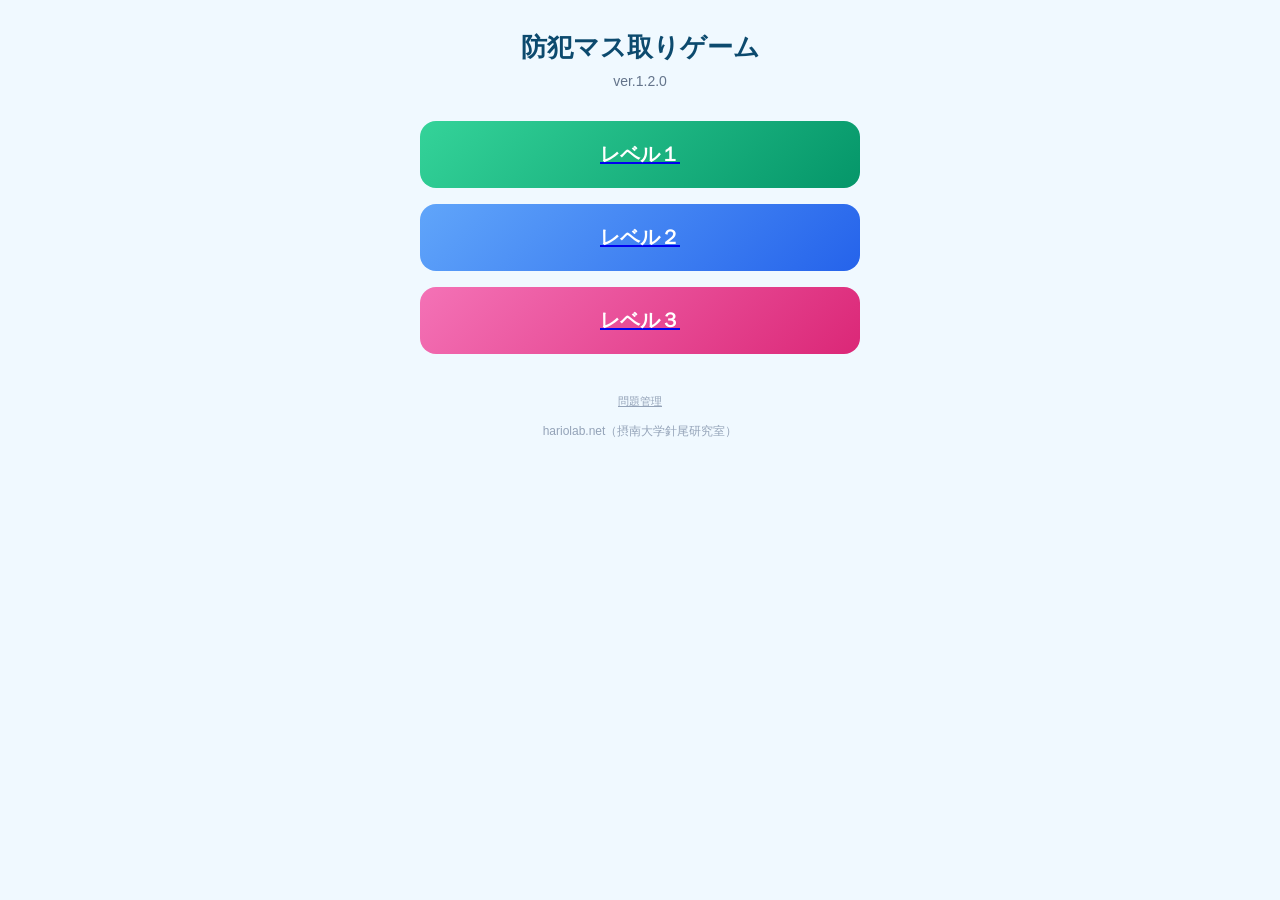
<file: index.html>
<!DOCTYPE html>
<html lang="ja">
<head>
<meta charset="UTF-8">
<meta name="viewport" content="width=device-width, initial-scale=1.0">
<title>防犯マス取りゲーム</title>
<link rel="stylesheet" href="game.css">
</head>
<body>
<div class="indexWrap">
  <div class="indexTitle">防犯マス取りゲーム</div>
  <div class="indexSub">ver.1.2.0</div>
  <a href="game_low.html"><button class="levelBtn lv1">レベル１</button></a>
  <a href="game_mid.html"><button class="levelBtn lv2">レベル２</button></a>
  <a href="game_high.html"><button class="levelBtn lv3">レベル３</button></a>
  <div class="indexFooter">
    <a href="admin.html" style="color:#94a3b8;font-size:11px;">問題管理</a><br><br>
    hariolab.net（摂南大学針尾研究室）
  </div>
</div>
</body>
</html>
</file>
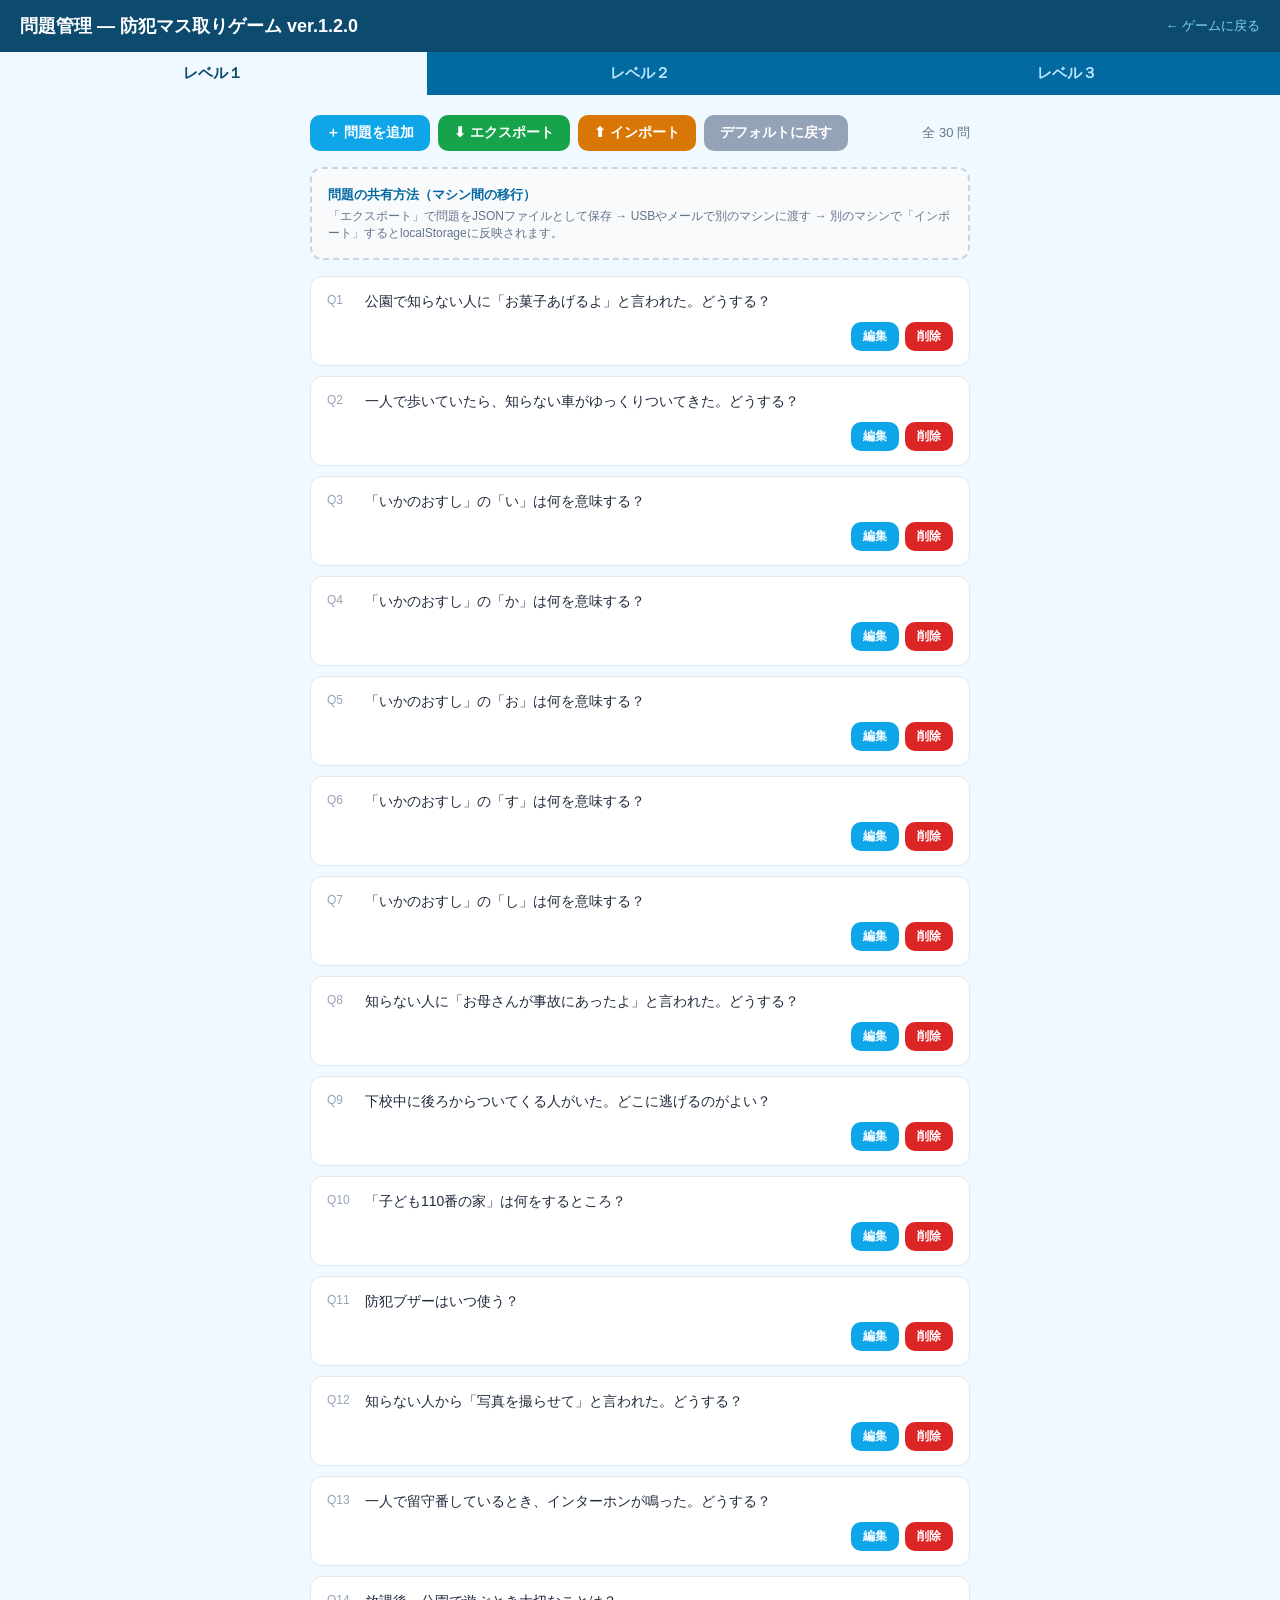
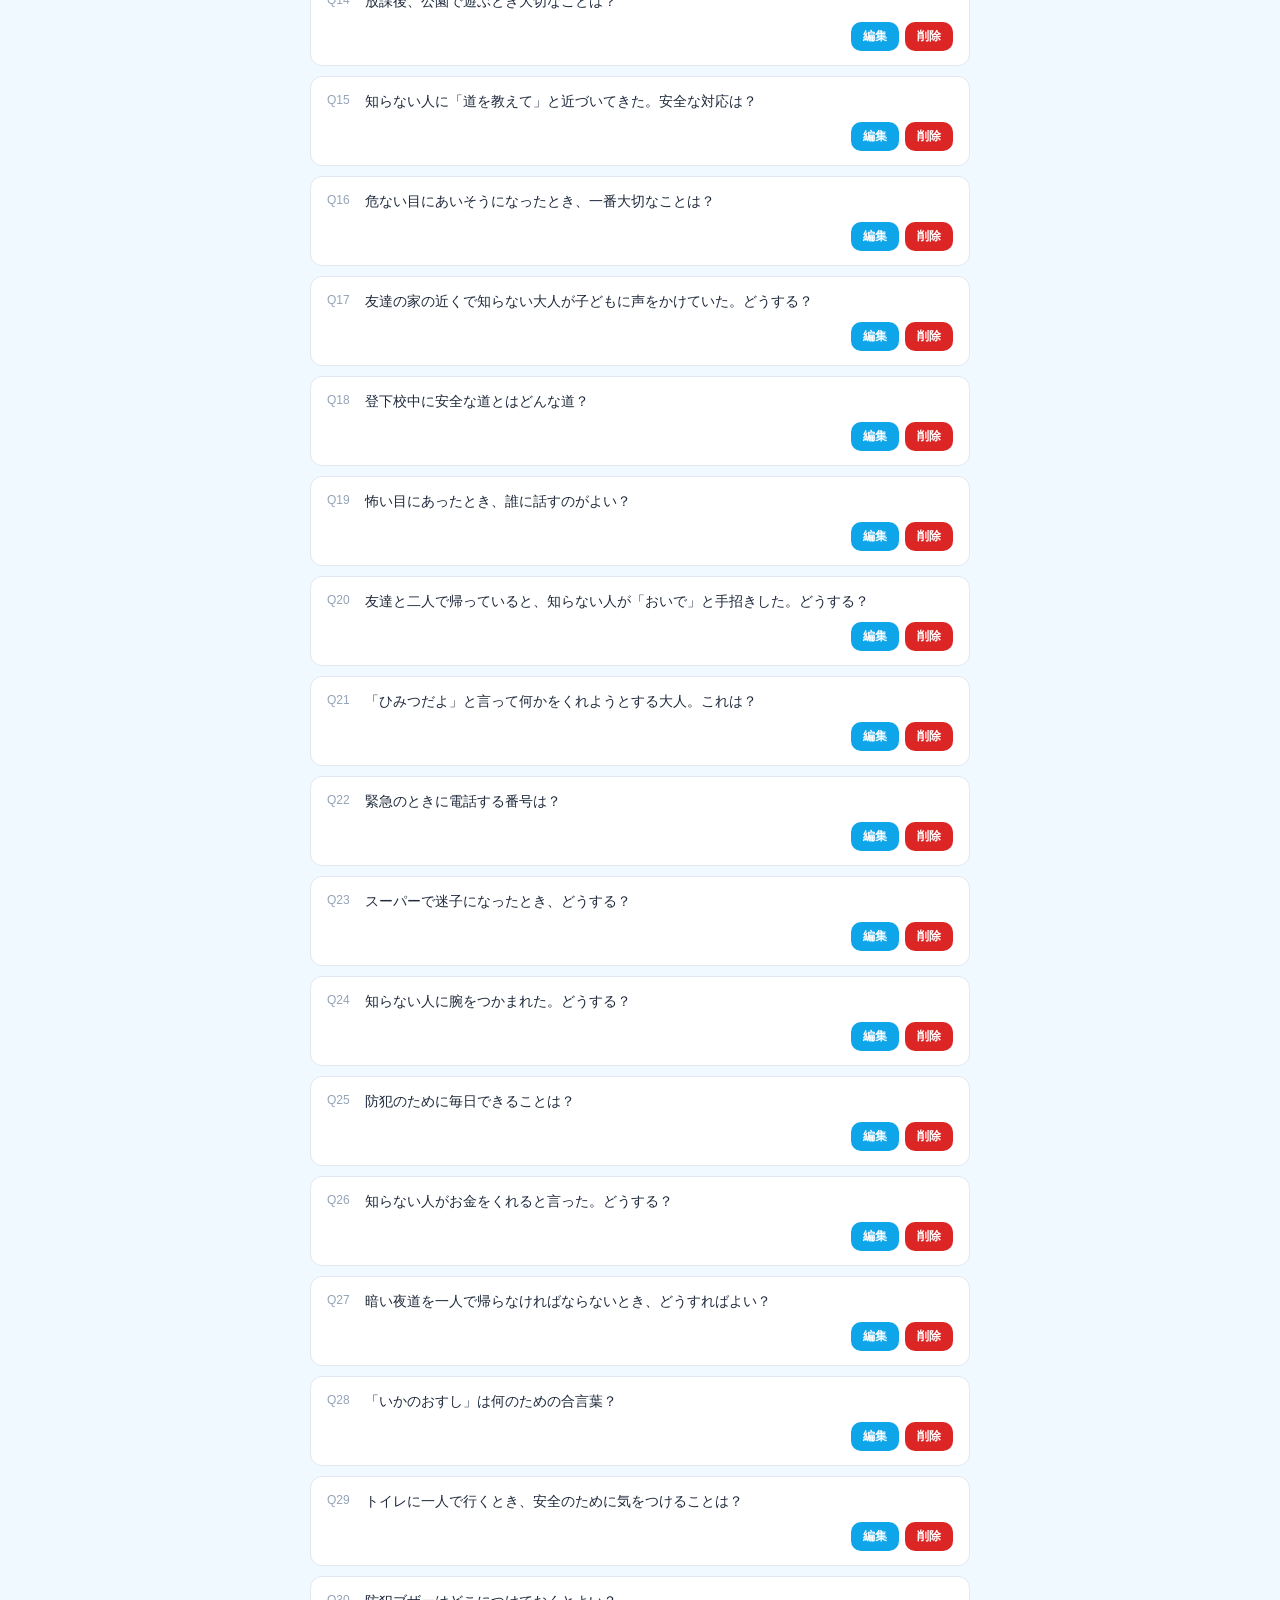
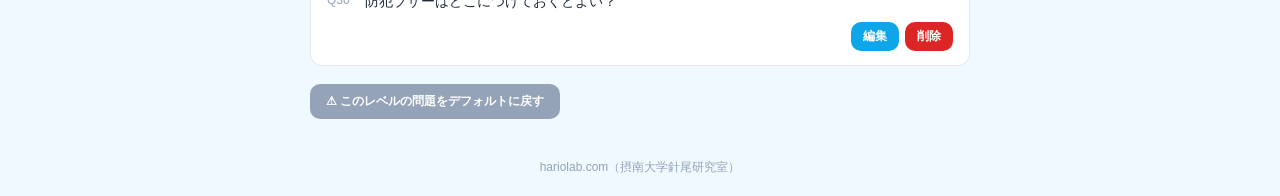
<file: admin.html>
<!DOCTYPE html>
<html lang="ja">
<head>
<meta charset="UTF-8">
<meta name="viewport" content="width=device-width, initial-scale=1.0">
<title>問題管理 — 防犯マス取りゲーム</title>
<style>
* { box-sizing: border-box; margin: 0; padding: 0; }
body { font-family: 'Hiragino Kaku Gothic ProN', 'Meiryo', sans-serif; background: #f0f9ff; min-height: 100vh; }
header { background: #0c4a6e; color: white; padding: 14px 20px; display: flex; align-items: center; justify-content: space-between; }
header h1 { font-size: 18px; }
header a { color: #7dd3fc; font-size: 13px; text-decoration: none; }
.tabs { display: flex; background: #0369a1; }
.tab { flex: 1; padding: 12px; text-align: center; color: #bae6fd; font-weight: bold; cursor: pointer; font-size: 15px; border: none; background: none; }
.tab.active { background: #f0f9ff; color: #0c4a6e; }
.container { max-width: 700px; margin: 0 auto; padding: 20px; }
.toolbar { display: flex; gap: 8px; margin-bottom: 16px; flex-wrap: wrap; align-items: center; }
.btn { padding: 9px 16px; border-radius: 10px; border: none; font-size: 14px; font-weight: bold; cursor: pointer; }
.btn-primary { background: #0ea5e9; color: white; }
.btn-success { background: #16a34a; color: white; }
.btn-warning { background: #d97706; color: white; }
.btn-danger { background: #dc2626; color: white; }
.btn-gray { background: #94a3b8; color: white; }
.btn:hover { opacity: .85; }
.qCount { font-size: 13px; color: #64748b; margin-left: auto; }

.qCard { background: white; border-radius: 12px; border: 1px solid #e2e8f0; padding: 14px 16px; margin-bottom: 10px; }
.qCard-head { display: flex; align-items: flex-start; gap: 10px; }
.qNum { font-size: 12px; color: #94a3b8; min-width: 28px; padding-top: 2px; }
.qCardText { flex: 1; font-size: 14px; color: #1e293b; line-height: 1.5; }
.qCardActions { display: flex; gap: 6px; margin-top: 10px; justify-content: flex-end; }
.badge-multi { display: inline-block; background: #f59e0b; color: white; font-size: 11px; padding: 2px 7px; border-radius: 8px; margin-left: 6px; }

/* modal */
.modal-bg { display: none; position: fixed; inset: 0; background: rgba(0,0,0,.5); z-index: 200; align-items: center; justify-content: center; padding: 16px; }
.modal-bg.show { display: flex; }
.modal { background: white; border-radius: 16px; padding: 24px; max-width: 540px; width: 100%; max-height: 90vh; overflow-y: auto; }
.modal h2 { font-size: 17px; margin-bottom: 16px; color: #0c4a6e; }
label { display: block; font-size: 13px; color: #64748b; margin-bottom: 4px; margin-top: 12px; }
textarea, input[type=text] { width: 100%; padding: 10px; border-radius: 8px; border: 1.5px solid #cbd5e1; font-size: 14px; font-family: inherit; }
textarea { resize: vertical; min-height: 70px; }
.choiceRow { display: flex; align-items: center; gap: 8px; margin-bottom: 8px; }
.choiceRow input[type=text] { flex: 1; }
.choiceRow input[type=checkbox] { width: 18px; height: 18px; cursor: pointer; flex-shrink: 0; }
.choiceRow .removeChoiceBtn { background: #fee2e2; color: #dc2626; border: none; border-radius: 6px; padding: 4px 8px; cursor: pointer; font-size: 12px; }
.addChoiceBtn { background: #e0f2fe; color: #0369a1; border: none; border-radius: 8px; padding: 7px 14px; font-size: 13px; cursor: pointer; margin-top: 4px; }
.modal-actions { display: flex; gap: 10px; margin-top: 20px; justify-content: flex-end; }
.hint { font-size: 12px; color: #94a3b8; margin-top: 4px; }

/* import section */
.importBox { background: #f8fafc; border: 2px dashed #cbd5e1; border-radius: 12px; padding: 16px; margin-top: 8px; }
.importBox input[type=file] { display: block; margin-top: 8px; }
footer { text-align: center; font-size: 12px; color: #94a3b8; padding: 20px; }
</style>
</head>
<body>
<header>
  <h1>問題管理 — 防犯マス取りゲーム ver.1.2.0</h1>
  <a href="index.html">← ゲームに戻る</a>
</header>
<div class="tabs">
  <button class="tab active" onclick="switchLevel('レベル１',this)">レベル１</button>
  <button class="tab" onclick="switchLevel('レベル２',this)">レベル２</button>
  <button class="tab" onclick="switchLevel('レベル３',this)">レベル３</button>
</div>
<div class="container">
  <div class="toolbar">
    <button class="btn btn-primary" onclick="openAddModal()">＋ 問題を追加</button>
    <button class="btn btn-success" onclick="exportQuestions()">⬇ エクスポート</button>
    <button class="btn btn-warning" onclick="document.getElementById('importFile').click()">⬆ インポート</button>
    <input type="file" id="importFile" accept=".json" style="display:none" onchange="importQuestions(event)">
    <button class="btn btn-gray" onclick="resetToDefault()">デフォルトに戻す</button>
    <span class="qCount" id="qCount"></span>
  </div>
  <div class="importBox">
    <b style="font-size:13px;color:#0369a1;">問題の共有方法（マシン間の移行）</b>
    <p style="font-size:12px;color:#64748b;margin-top:4px;">「エクスポート」で問題をJSONファイルとして保存 → USBやメールで別のマシンに渡す → 別のマシンで「インポート」するとlocalStorageに反映されます。</p>
  </div>
  <div id="qList" style="margin-top:16px;"></div>
  <button class="btn btn-gray" style="margin-top:8px;font-size:12px;" onclick="resetToDefault()">⚠ このレベルの問題をデフォルトに戻す</button>
</div>

<!-- Add/Edit Modal -->
<div class="modal-bg" id="modalBg">
  <div class="modal">
    <h2 id="modalTitle">問題を追加</h2>
    <label>問題文</label>
    <textarea id="fQuestion" rows="3" placeholder="問題文を入力..."></textarea>
    <label style="margin-top:14px;">選択肢（チェックを入れたものが正解）</label>
    <p class="hint">※ 正解を複数にすると「全て選択したら正解」になります</p>
    <div id="choicesContainer"></div>
    <button class="addChoiceBtn" onclick="addChoiceRow()">＋ 選択肢を追加</button>
    <div class="modal-actions">
      <button class="btn btn-gray" onclick="closeModal()">キャンセル</button>
      <button class="btn btn-primary" onclick="saveQuestion()">保存</button>
    </div>
  </div>
</div>

<footer>hariolab.com（摂南大学針尾研究室）</footer>

<script src="questions_low.js"></script>
<script>var DEFAULT_LOW = QUESTIONS.slice(); var GRADE_LOW = GRADE_NAME;</script>
<script src="questions_mid.js"></script>
<script>var DEFAULT_MID = QUESTIONS.slice(); var GRADE_MID = GRADE_NAME;</script>
<script src="questions_high.js"></script>
<script>var DEFAULT_HIGH = QUESTIONS.slice(); var GRADE_HIGH = GRADE_NAME;</script>

<script>
var currentLevel = 'レベル１';
var editIndex = -1;

function getDefaultQuestions(level) {
  if (level === 'レベル１') return DEFAULT_LOW;
  if (level === 'レベル２') return DEFAULT_MID;
  return DEFAULT_HIGH;
}

function getQuestions(level) {
  var stored = localStorage.getItem('bouhan_q_' + level);
  if (stored) { try { return JSON.parse(stored); } catch(e) {} }
  return getDefaultQuestions(level).slice();
}

function saveQuestions(level, qs) {
  localStorage.setItem('bouhan_q_' + level, JSON.stringify(qs));
}

function switchLevel(level, el) {
  currentLevel = level;
  document.querySelectorAll('.tab').forEach(function(t){ t.classList.remove('active'); });
  el.classList.add('active');
  renderList();
}

function renderList() {
  var qs = getQuestions(currentLevel);
  var el = document.getElementById('qList');
  document.getElementById('qCount').textContent = '全 ' + qs.length + ' 問';
  if (qs.length === 0) { el.innerHTML = '<p style="color:#94a3b8;text-align:center;padding:20px;">問題がありません</p>'; return; }
  var html = '';
  qs.forEach(function(q, i) {
    var multiCount = q.choices.filter(function(c){ return c.c; }).length;
    var multiBadge = multiCount > 1 ? '<span class="badge-multi">複数正解（'+multiCount+'つ）</span>' : '';
    html += '<div class="qCard">';
    html += '<div class="qCard-head"><span class="qNum">Q'+(i+1)+'</span><span class="qCardText">'+escHtml(q.q)+multiBadge+'</span></div>';
    html += '<div class="qCardActions">';
    html += '<button class="btn btn-primary" style="font-size:12px;padding:6px 12px" onclick="openEditModal('+i+')">編集</button>';
    html += '<button class="btn btn-danger" style="font-size:12px;padding:6px 12px" onclick="deleteQuestion('+i+')">削除</button>';
    html += '</div></div>';
  });
  el.innerHTML = html;
}

function escHtml(str) {
  return str.replace(/&/g,'&amp;').replace(/</g,'&lt;').replace(/>/g,'&gt;').replace(/"/g,'&quot;');
}

function openAddModal() {
  editIndex = -1;
  document.getElementById('modalTitle').textContent = '問題を追加';
  document.getElementById('fQuestion').value = '';
  document.getElementById('choicesContainer').innerHTML = '';
  addChoiceRow(); addChoiceRow(); addChoiceRow();
  document.getElementById('modalBg').classList.add('show');
}

function openEditModal(idx) {
  editIndex = idx;
  var qs = getQuestions(currentLevel);
  var q = qs[idx];
  document.getElementById('modalTitle').textContent = '問題を編集（Q'+(idx+1)+'）';
  document.getElementById('fQuestion').value = q.q;
  document.getElementById('choicesContainer').innerHTML = '';
  q.choices.forEach(function(c){ addChoiceRow(c.t, c.c); });
  document.getElementById('modalBg').classList.add('show');
}

function closeModal() {
  document.getElementById('modalBg').classList.remove('show');
}

function addChoiceRow(text, isCorrect) {
  var container = document.getElementById('choicesContainer');
  var row = document.createElement('div');
  row.className = 'choiceRow';
  var cb = document.createElement('input');
  cb.type = 'checkbox';
  cb.title = '正解';
  if (isCorrect) cb.checked = true;
  var inp = document.createElement('input');
  inp.type = 'text';
  inp.placeholder = '選択肢テキスト';
  inp.value = text || '';
  var rmBtn = document.createElement('button');
  rmBtn.className = 'removeChoiceBtn';
  rmBtn.textContent = '削除';
  rmBtn.onclick = function(){ container.removeChild(row); };
  row.appendChild(cb);
  row.appendChild(inp);
  row.appendChild(rmBtn);
  container.appendChild(row);
}

function saveQuestion() {
  var qText = document.getElementById('fQuestion').value.trim();
  if (!qText) { alert('問題文を入力してください'); return; }
  var rows = document.querySelectorAll('#choicesContainer .choiceRow');
  if (rows.length < 2) { alert('選択肢を2つ以上入力してください'); return; }
  var choices = [];
  var hasCorrect = false;
  var valid = true;
  rows.forEach(function(row){
    var cb = row.querySelector('input[type=checkbox]');
    var inp = row.querySelector('input[type=text]');
    var t = inp.value.trim();
    if (!t) { valid = false; return; }
    if (cb.checked) hasCorrect = true;
    choices.push({ t: t, c: cb.checked });
  });
  if (!valid) { alert('空の選択肢があります'); return; }
  if (!hasCorrect) { alert('正解を1つ以上チェックしてください'); return; }

  var qs = getQuestions(currentLevel);
  var newQ = { q: qText, choices: choices };
  if (editIndex >= 0) {
    qs[editIndex] = newQ;
  } else {
    qs.push(newQ);
  }
  saveQuestions(currentLevel, qs);
  closeModal();
  renderList();
}

function deleteQuestion(idx) {
  if (!confirm('Q'+(idx+1)+'を削除しますか？')) return;
  var qs = getQuestions(currentLevel);
  qs.splice(idx, 1);
  saveQuestions(currentLevel, qs);
  renderList();
}

function resetToDefault() {
  if (!confirm(currentLevel + 'の問題をデフォルトに戻しますか？\n（追加・編集した問題は全て失われます）')) return;
  localStorage.removeItem('bouhan_q_' + currentLevel);
  renderList();
}

// ===== Export =====
function exportQuestions() {
  var qs = getQuestions(currentLevel);
  var json = JSON.stringify(qs, null, 2);
  var blob = new Blob([json], { type: 'application/json' });
  var url = URL.createObjectURL(blob);
  var a = document.createElement('a');
  a.href = url;
  a.download = 'bouhan_' + currentLevel + '.json';
  document.body.appendChild(a);
  a.click();
  document.body.removeChild(a);
  URL.revokeObjectURL(url);
}

// ===== Import =====
function importQuestions(event) {
  var file = event.target.files[0];
  if (!file) return;
  var reader = new FileReader();
  reader.onload = function(e) {
    try {
      var data = JSON.parse(e.target.result);
      if (!Array.isArray(data)) { alert('JSONの形式が正しくありません'); return; }
      // validate basic structure
      var ok = data.every(function(q){ return q.q && Array.isArray(q.choices); });
      if (!ok) { alert('問題データの構造が正しくありません'); return; }
      if (!confirm(currentLevel + 'の問題をインポートしたデータ（' + data.length + '問）で上書きしますか？')) return;
      saveQuestions(currentLevel, data);
      renderList();
      alert('インポート完了しました（' + data.length + '問）');
    } catch(err) {
      alert('JSONの読み込みに失敗しました: ' + err.message);
    }
    // reset file input so same file can be re-imported
    event.target.value = '';
  };
  reader.readAsText(file);
}

// init
renderList();
</script>
</body>
</html>
</file>
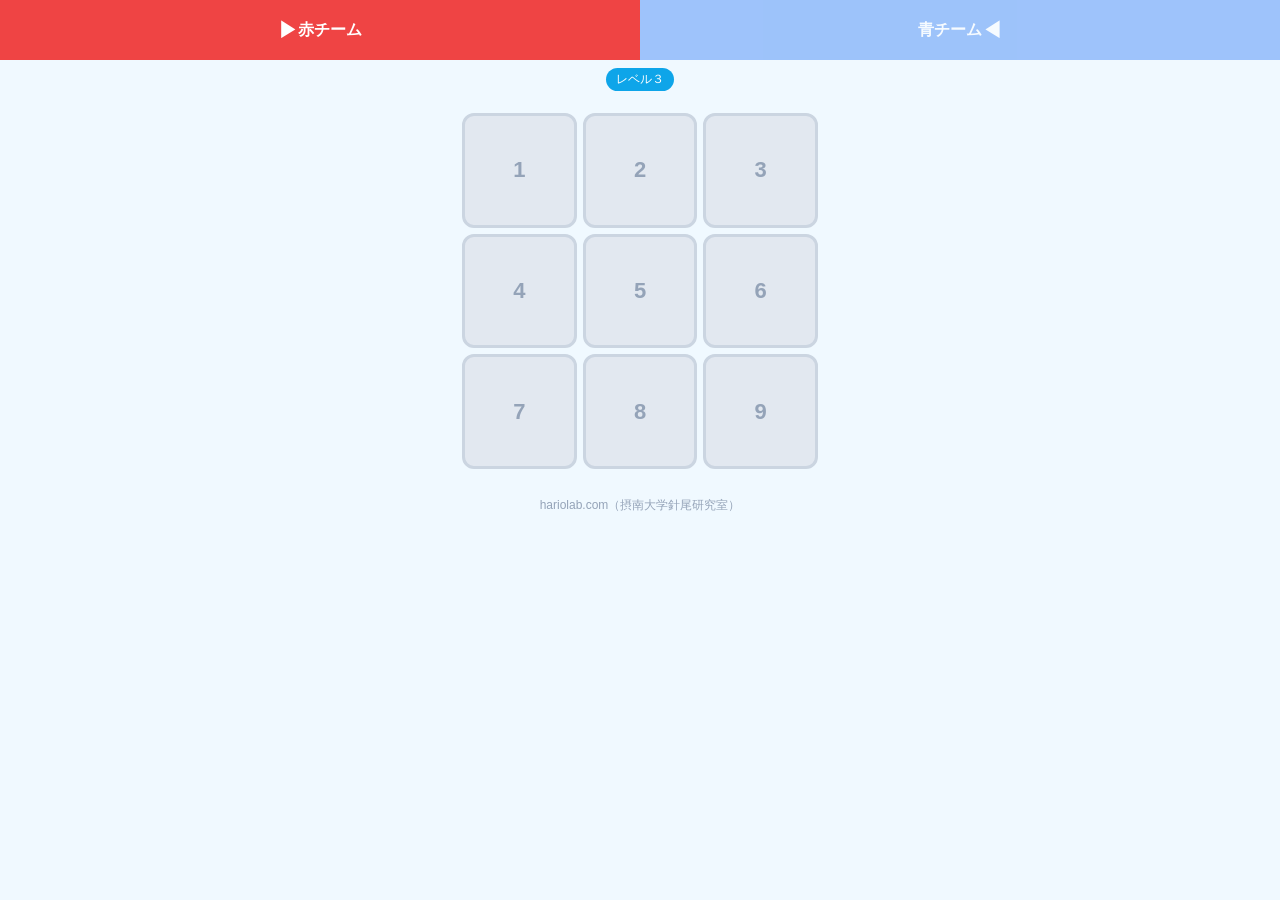
<file: game_high.html>
<!DOCTYPE html>
<html lang="ja">
<head>
<meta charset="UTF-8">
<meta name="viewport" content="width=device-width, initial-scale=1.0">
<title>防犯マス取りゲーム レベル３</title>
<link rel="stylesheet" href="game.css">
</head>
<body>
<div class="playerBar">
  <div class="playerSide red" id="redSide"><span class="turnArrow">▶</span> 赤チーム</div>
  <div class="playerSide blue inactive" id="blueSide">青チーム <span class="turnArrow">◀</span></div>
</div>
<div style="text-align:center;padding:8px 0 4px">
  <span class="badge">レベル３</span>
</div>
<div class="board" id="board"></div>
<footer>hariolab.com（摂南大学針尾研究室）</footer>

<div class="overlay" id="qOverlay">
  <div class="overlayBox">
    <p class="qText" id="qText"></p>
    <div id="choices"></div>
    <p class="feedback" id="feedback"></p>
  </div>
</div>

<div class="overlay" id="resultOverlay">
  <div class="overlayBox resultBox">
    <div class="resultTitle" id="resultTitle"></div>
    <div class="wrongList" id="wrongList"></div>
    <button class="resetBtn" id="resetBtn">もう一度あそぶ</button>
  </div>
</div>

<script src="questions_high.js"></script>
<script src="game.js"></script>
</body>
</html>
</file>
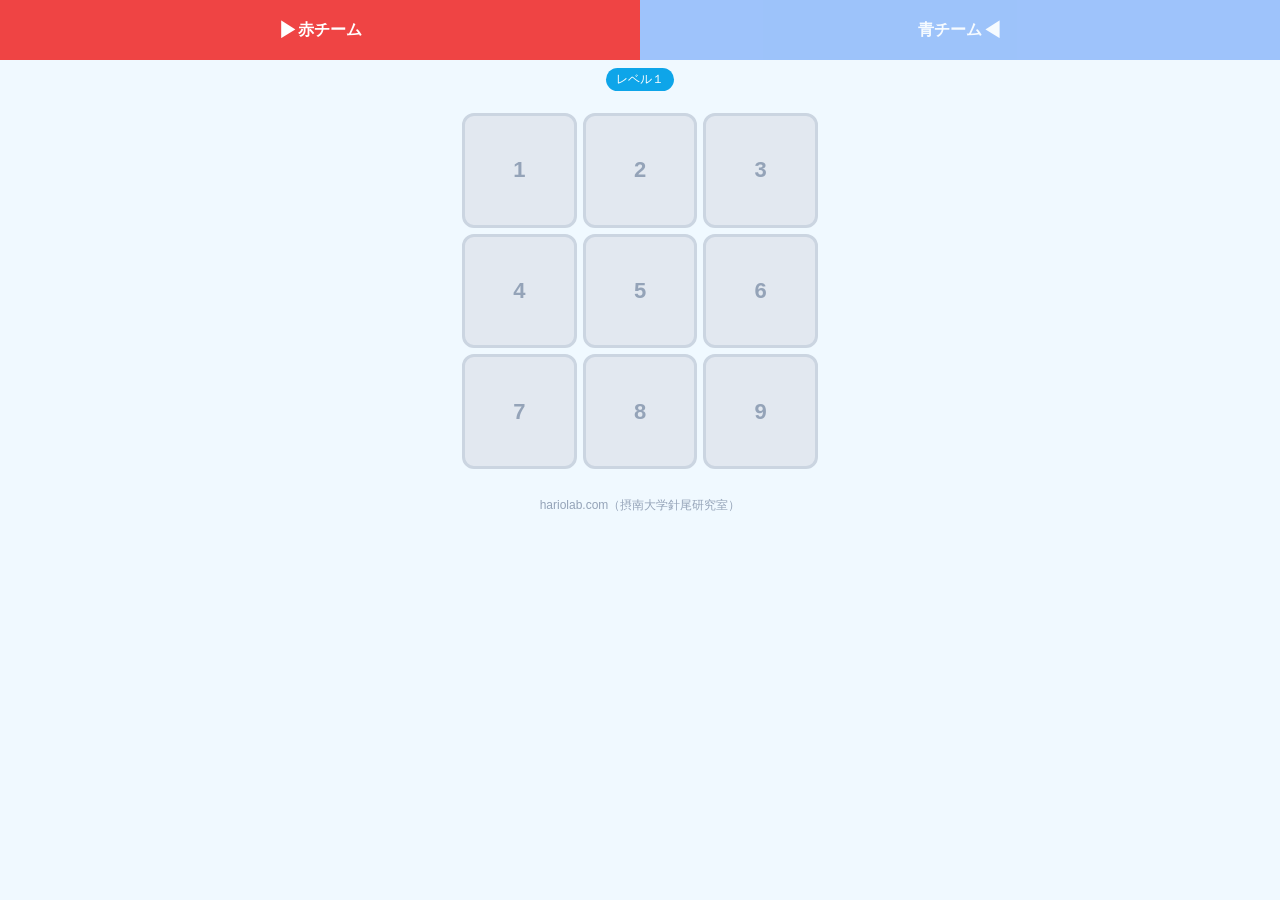
<file: game_low.html>
<!DOCTYPE html>
<html lang="ja">
<head>
<meta charset="UTF-8">
<meta name="viewport" content="width=device-width, initial-scale=1.0">
<title>防犯マス取りゲーム レベル１</title>
<link rel="stylesheet" href="game.css">
</head>
<body>
<div class="playerBar">
  <div class="playerSide red" id="redSide"><span class="turnArrow">▶</span> 赤チーム</div>
  <div class="playerSide blue inactive" id="blueSide">青チーム <span class="turnArrow">◀</span></div>
</div>
<div style="text-align:center;padding:8px 0 4px">
  <span class="badge">レベル１</span>
</div>
<div class="board" id="board"></div>
<footer>hariolab.com（摂南大学針尾研究室）</footer>

<div class="overlay" id="qOverlay">
  <div class="overlayBox">
    <p class="qText" id="qText"></p>
    <div id="choices"></div>
    <p class="feedback" id="feedback"></p>
  </div>
</div>

<div class="overlay" id="resultOverlay">
  <div class="overlayBox resultBox">
    <div class="resultTitle" id="resultTitle"></div>
    <div class="wrongList" id="wrongList"></div>
    <button class="resetBtn" id="resetBtn">もう一度あそぶ</button>
  </div>
</div>

<script src="questions_low.js"></script>
<script src="game.js"></script>
</body>
</html>
</file>
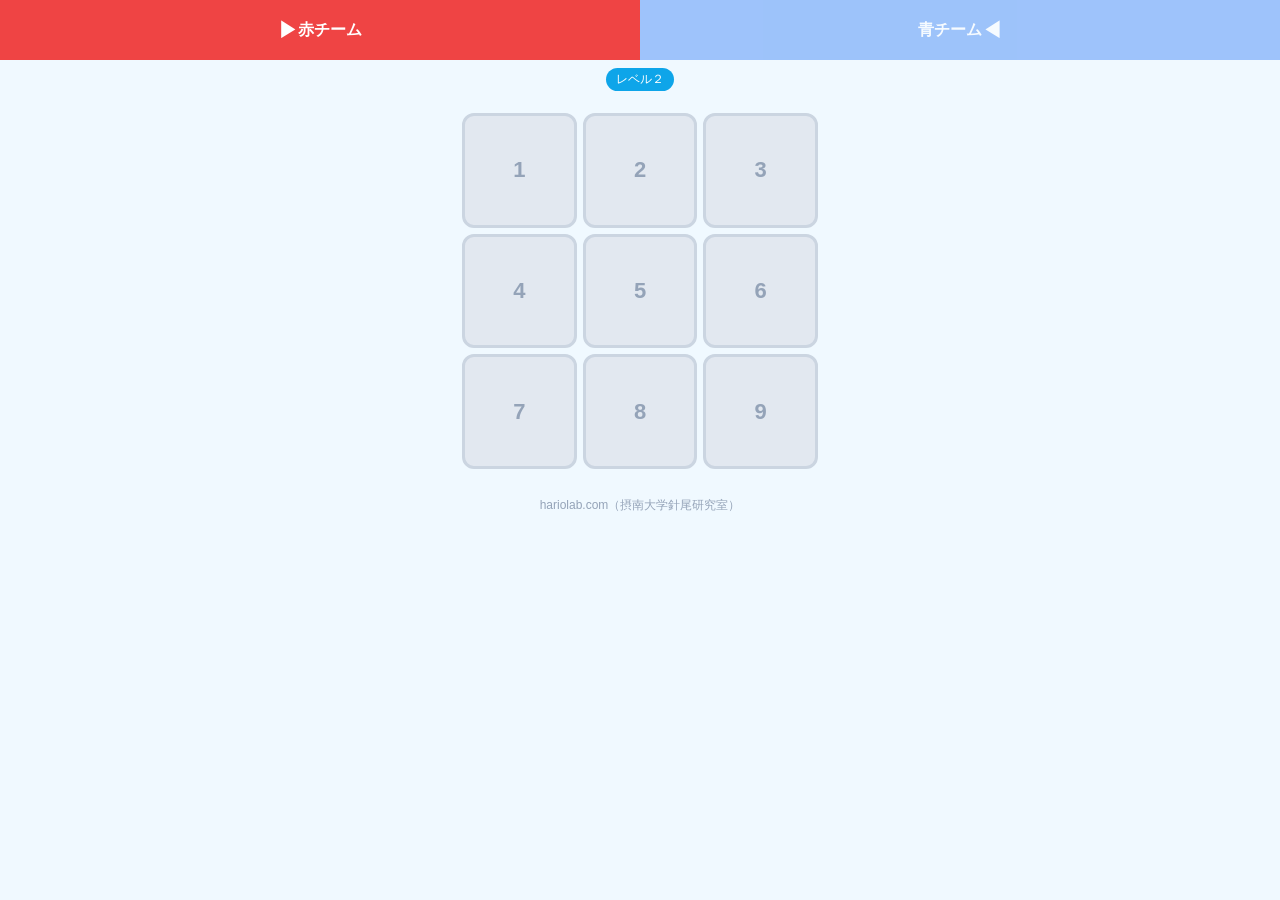
<file: game_mid.html>
<!DOCTYPE html>
<html lang="ja">
<head>
<meta charset="UTF-8">
<meta name="viewport" content="width=device-width, initial-scale=1.0">
<title>防犯マス取りゲーム レベル２</title>
<link rel="stylesheet" href="game.css">
</head>
<body>
<div class="playerBar">
  <div class="playerSide red" id="redSide"><span class="turnArrow">▶</span> 赤チーム</div>
  <div class="playerSide blue inactive" id="blueSide">青チーム <span class="turnArrow">◀</span></div>
</div>
<div style="text-align:center;padding:8px 0 4px">
  <span class="badge">レベル２</span>
</div>
<div class="board" id="board"></div>
<footer>hariolab.com（摂南大学針尾研究室）</footer>

<div class="overlay" id="qOverlay">
  <div class="overlayBox">
    <p class="qText" id="qText"></p>
    <div id="choices"></div>
    <p class="feedback" id="feedback"></p>
  </div>
</div>

<div class="overlay" id="resultOverlay">
  <div class="overlayBox resultBox">
    <div class="resultTitle" id="resultTitle"></div>
    <div class="wrongList" id="wrongList"></div>
    <button class="resetBtn" id="resetBtn">もう一度あそぶ</button>
  </div>
</div>

<script src="questions_mid.js"></script>
<script src="game.js"></script>
</body>
</html>
</file>
<file: game.css>
* { box-sizing: border-box; margin: 0; padding: 0; }
body { font-family: 'Hiragino Kaku Gothic ProN', 'Meiryo', sans-serif; background: #f0f9ff; min-height: 100vh; }

/* index */
.indexWrap { max-width: 480px; margin: 0 auto; padding: 30px 20px; text-align: center; }
.indexTitle { font-size: 26px; font-weight: bold; color: #0c4a6e; margin-bottom: 8px; }
.indexSub { font-size: 14px; color: #64748b; margin-bottom: 32px; }
.levelBtn { display: block; width: 100%; padding: 20px; margin-bottom: 16px; border-radius: 16px; border: none; font-size: 20px; font-weight: bold; cursor: pointer; color: white; }
.levelBtn.lv1 { background: linear-gradient(135deg, #34d399, #059669); }
.levelBtn.lv2 { background: linear-gradient(135deg, #60a5fa, #2563eb); }
.levelBtn.lv3 { background: linear-gradient(135deg, #f472b6, #db2777); }
.indexFooter { margin-top: 40px; font-size: 12px; color: #94a3b8; }

/* game */
.playerBar { display: flex; height: 60px; }
.playerSide { flex: 1; display: flex; align-items: center; justify-content: center; font-size: 16px; font-weight: bold; color: white; transition: opacity .3s; }
.playerSide.red { background: #ef4444; }
.playerSide.blue { background: #3b82f6; }
.playerSide.inactive { opacity: .45; }
.turnArrow { font-size: 20px; }

.badge { display: inline-block; background: #0ea5e9; color: white; font-size: 12px; padding: 3px 10px; border-radius: 20px; margin-bottom: 6px; }

.board { display: grid; grid-template-columns: repeat(3,1fr); gap: 6px; padding: 12px; max-width: 380px; margin: 0 auto; }
.cell { aspect-ratio: 1; border-radius: 12px; background: #e2e8f0; border: 3px solid #cbd5e1; display: flex; align-items: center; justify-content: center; font-size: 28px; cursor: pointer; transition: transform .1s; }
.cell:hover:not(.taken) { transform: scale(1.05); }
.cell.red { background: #fecaca; border-color: #ef4444; }
.cell.blue { background: #bfdbfe; border-color: #3b82f6; }
.cell.taken { cursor: default; }
.cellNum { font-size: 22px; color: #94a3b8; font-weight: bold; }

/* overlay */
.overlay { display: none; position: fixed; inset: 0; background: rgba(0,0,0,.55); z-index: 100; align-items: center; justify-content: center; padding: 16px; }
.overlay.show { display: flex; }
.overlayBox { background: white; border-radius: 20px; padding: 24px; max-width: 440px; width: 100%; max-height: 90vh; overflow-y: auto; }
.qText { font-size: 17px; font-weight: bold; color: #1e293b; margin-bottom: 18px; line-height: 1.6; }
.choiceBtn { display: block; width: 100%; margin: 8px 0; padding: 13px 16px; border-radius: 12px; border: 2px solid #7dd3fc; background: #f0f9ff; font-size: 15px; cursor: pointer; text-align: left; }
.choiceBtn:hover { background: #e0f2fe; }
.choiceLabel { display: flex; align-items: center; gap: 10px; width: 100%; margin: 6px 0; padding: 11px 14px; border-radius: 12px; border: 2px solid #7dd3fc; background: #f0f9ff; font-size: 15px; cursor: pointer; }
.choiceCb { width: 20px; height: 20px; cursor: pointer; flex-shrink: 0; }
.submitBtn { display: block; width: 100%; margin-top: 14px; padding: 13px; border-radius: 12px; border: none; background: linear-gradient(135deg, #0ea5e9, #0284c7); color: white; font-size: 16px; font-weight: bold; cursor: pointer; }
.feedback { text-align: center; font-size: 22px; font-weight: bold; padding: 10px 0; }
.feedback.ok { color: #16a34a; }
.feedback.ng { color: #dc2626; }

.resultBox { text-align: center; }
.resultTitle { font-size: 28px; font-weight: bold; margin-bottom: 16px; }
.wrongList { text-align: left; margin: 10px 0 20px; font-size: 14px; }
.wrongItem { background: #fef2f2; border-radius: 8px; padding: 10px; margin-bottom: 8px; }
.resetBtn { padding: 14px 32px; border-radius: 14px; border: none; background: linear-gradient(135deg,#0ea5e9,#0284c7); color: white; font-size: 16px; font-weight: bold; cursor: pointer; }

footer { text-align: center; font-size: 12px; color: #94a3b8; padding: 16px; }
</file>
